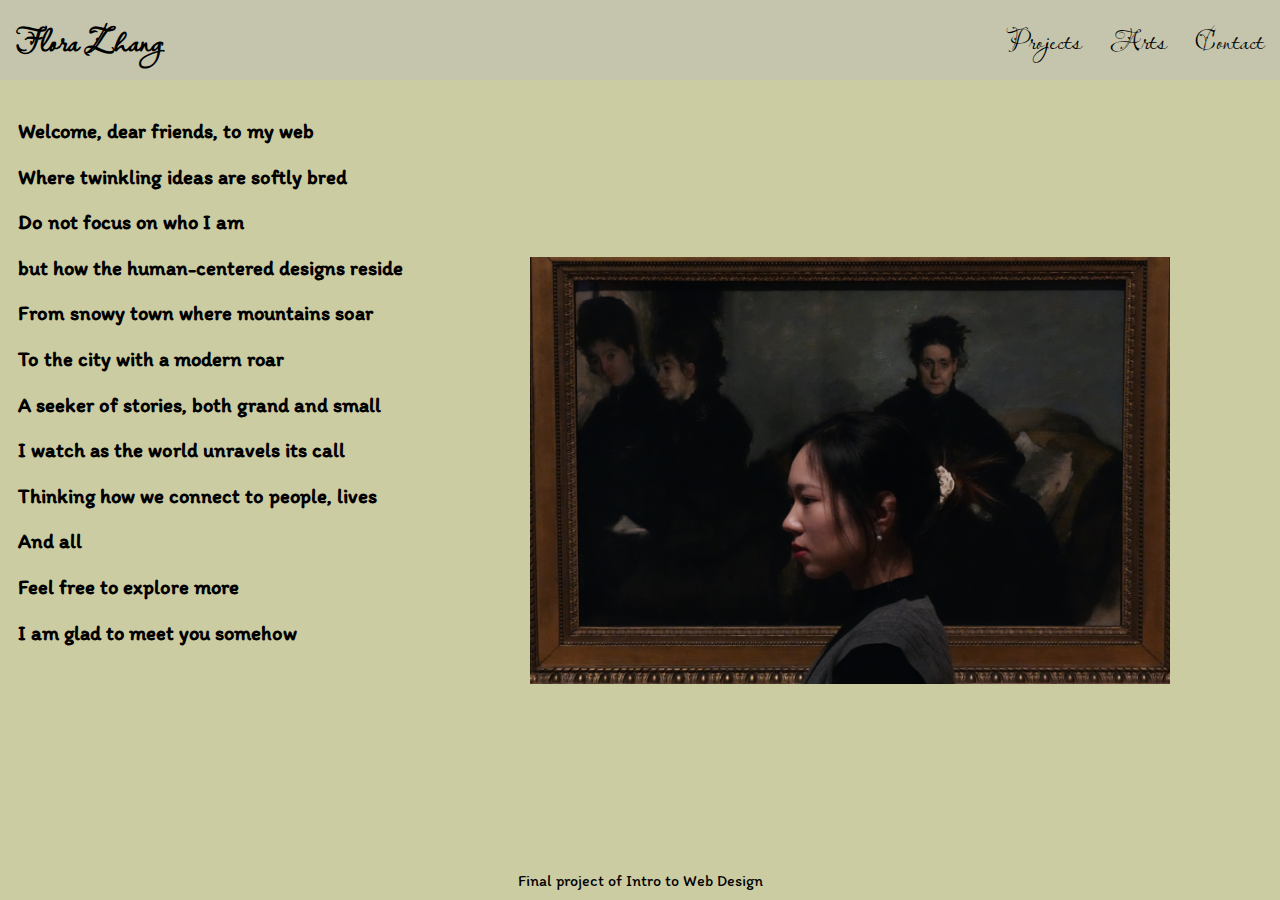
<file: index.html>
<!DOCTYPE html>
<html lang="en">

<head>
    <meta charset="UTF-8">
    <meta name="viewport" content="width=device-width, initial-scale=1.0">
    <title>Flora's portfolio</title>
    <link rel="stylesheet" href="style.css">
</head>

<body>
    <header>
        <h1><a href="index.html">Flora Zhang</a></h1>

        <nav>
            <a href="work.html">Projects</a>
            <a href="interest.html">Arts</a>
            <a href="contact.html">Contact</a>
        </nav>

        <svg class="menu" viewBox="0 0 30 30" role="button">
            <title>Navigation Menu Icon</title>
            <polygon points="10,10 20,10 15,25" fill="white" />
        </svg>
    </header>
    <main>
        <article>
            <h3>Welcome, dear friends, to my web</h3>
            <h3>Where twinkling ideas are softly bred</h3>
            <h3>Do not focus on who I am</h3>
            <h3>but how the human-centered designs reside</h3>
            <h3>From snowy town where mountains soar</h3>
            <h3>To the city with a modern roar</h3>
            <h3>A seeker of stories, both grand and small</h3>
            <h3>I watch as the world unravels its call</h3>
            <h3>Thinking how we connect to people, lives </h3>
            <h3>And all</h3>
            <h3>Feel free to explore more</h3>
            <h3>I am glad to meet you somehow</h3>
        </article>
        <img id="myself" src="background.png" alt="myself" width="360" height="240">
        <!-- <h2>“我与丹青两幻身，世间流转会成尘。但知此物非他物，莫问今人犹昔人。”</h2> -->
    </main>
    <footer>
        Final project of <a href="https://cs.nyu.edu/courses/fall24/CSCI-UA.0004-004/common-syllabus/"> Intro to Web
            Design</a>
    </footer>

    <script src="nav.js"></script>

</body>

</html>
</file>
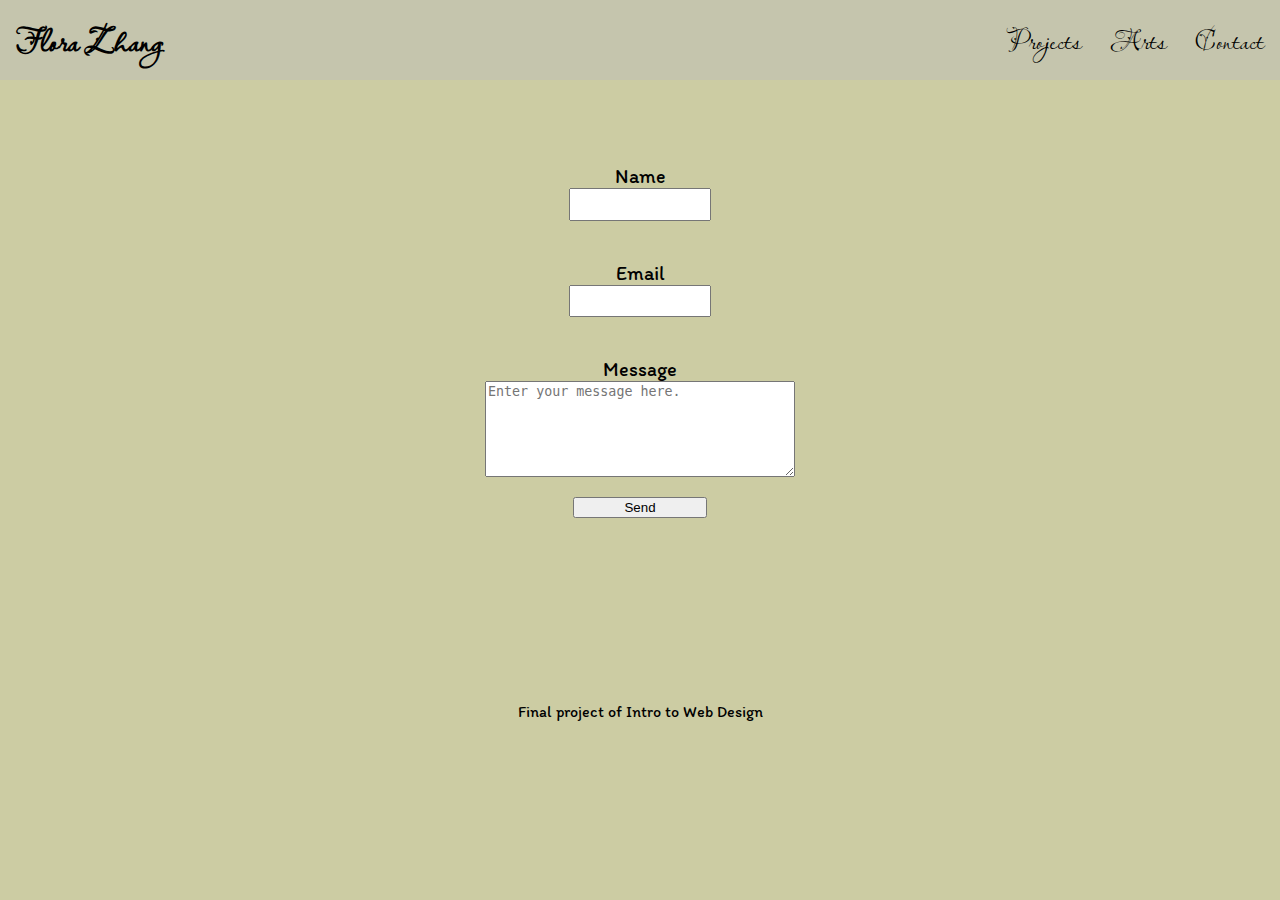
<file: contact.html>
<!DOCTYPE html>
<html lang="en">

<head>
    <meta charset="UTF-8">
    <meta name="viewport" content="width=device-width, initial-scale=1.0">
    <title>Contact</title>

    <link rel="stylesheet" href="style.css">
</head>

<body>
    <header>
        <h1><a href="index.html">Flora Zhang</a></h1>

        <nav>
            <a href="work.html">Projects</a>
            <a href="interest.html">Arts</a>
            <a href="contact.html">Contact</a>
        </nav>

        <svg class="menu" viewBox="0 0 30 30" role="button">
            <title>Navigation Menu Icon</title>
            <polygon points="10,10 20,10 15,25" fill="white" />
        </svg>

    </header>
    <form method="post" action="https://formspree.io/f/xwpkjprl">
        <div id="contact">
            <label for="">
                Name
                <input type="text" name="name" required="">
            </label>
            <label for="">
                Email
                <input type="email" name="email" required="">
            </label>
            <label for="">
                Message
                <textarea name="message" cols="36" rows="6" placeholder="Enter your message here." id=""></textarea>
            </label>

            <input type="submit" value="Send">
        </div>
    </form>
    <footer>
        Final project of <a href="https://cs.nyu.edu/courses/fall24/CSCI-UA.0004-004/common-syllabus/"> Intro to Web
            Design</a>
    </footer>
    <script src="nav.js"></script>
</body>

</html>
</file>
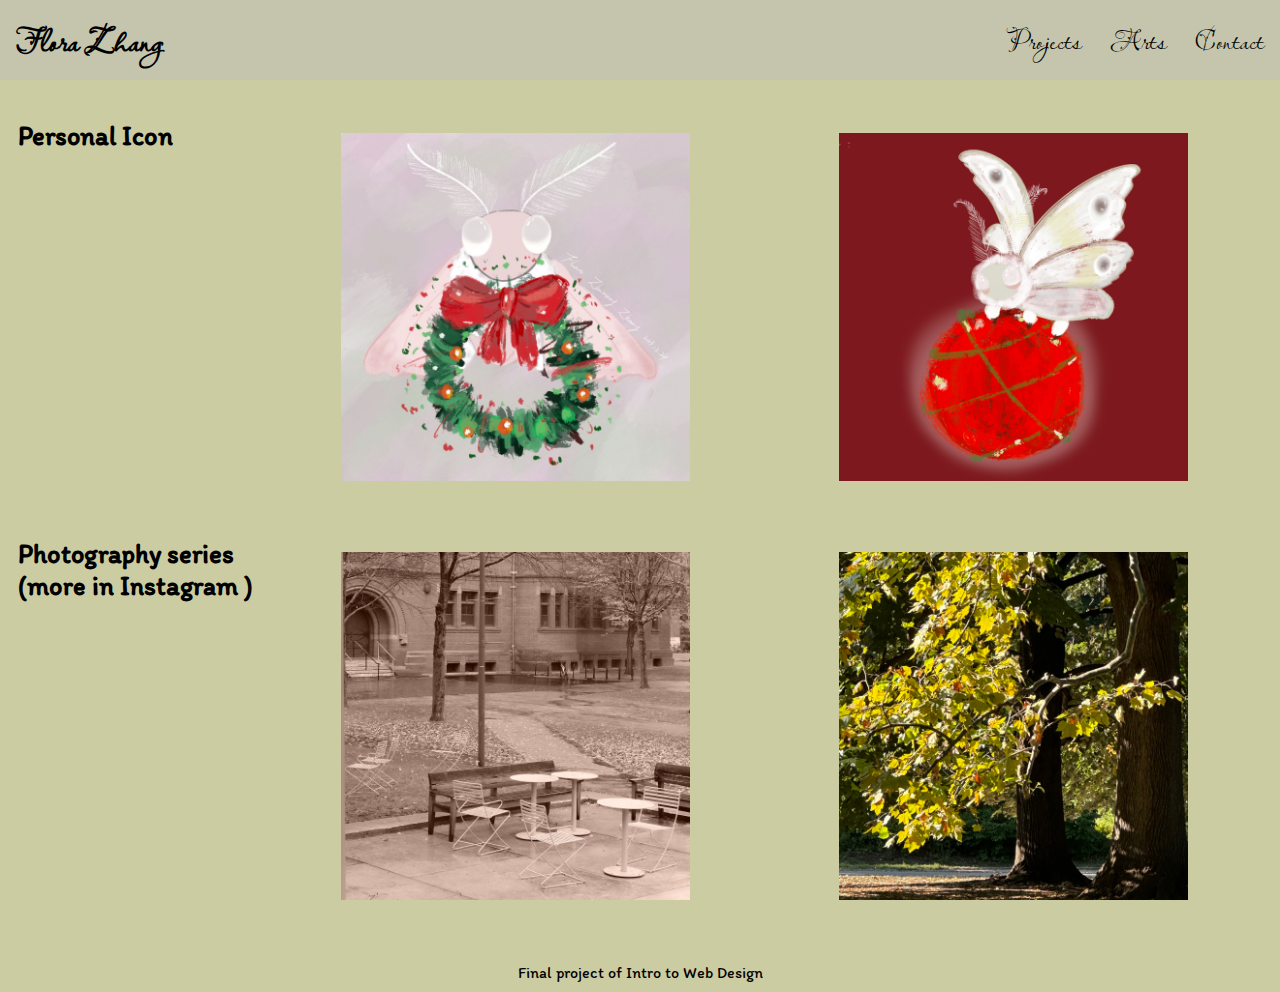
<file: interest.html>
<!DOCTYPE html>
<html lang="en">

<head>
    <meta charset="UTF-8">
    <meta name="viewport" content="width=device-width, initial-scale=1.0">
    <title>Interest&Research</title>
    <link rel="stylesheet" href="style.css">
</head>

<body>
    <header>
        <h1><a href="index.html">Flora Zhang</a></h1>

        <nav>
            <a href="work.html">Projects</a>
            <a href="interest.html">Arts</a>
            <a href="contact.html">Contact</a>
        </nav>

        <svg class="menu" viewBox="0 0 30 30" role="button">
            <title>Navigation Menu Icon</title>
            <polygon points="10,10 20,10 15,25" fill="white" />
        </svg>
    </header>

    <article>

        <section class="moth">
            <h2>Personal Icon</h2>


            <img src="arts/pink.png" alt="pink moth">
            <img src="arts/red.png" alt="red moth">
        </section>
        <section class="camera">
            <h2>Photography series (more in <a href="https://www.instagram.com/florazzmmm/"> Instagram </a>) </h2>

            <img src="arts/square.png" alt="square in Havard College">
            <img src="arts/park.png" alt="Central park">
        </section>
    </article>

    <footer>
        Final project of <a href="https://cs.nyu.edu/courses/fall24/CSCI-UA.0004-004/common-syllabus/"> Intro to Web
            Design</a>
    </footer>
    <script src="nav.js"></script>
</body>

</html>
</file>
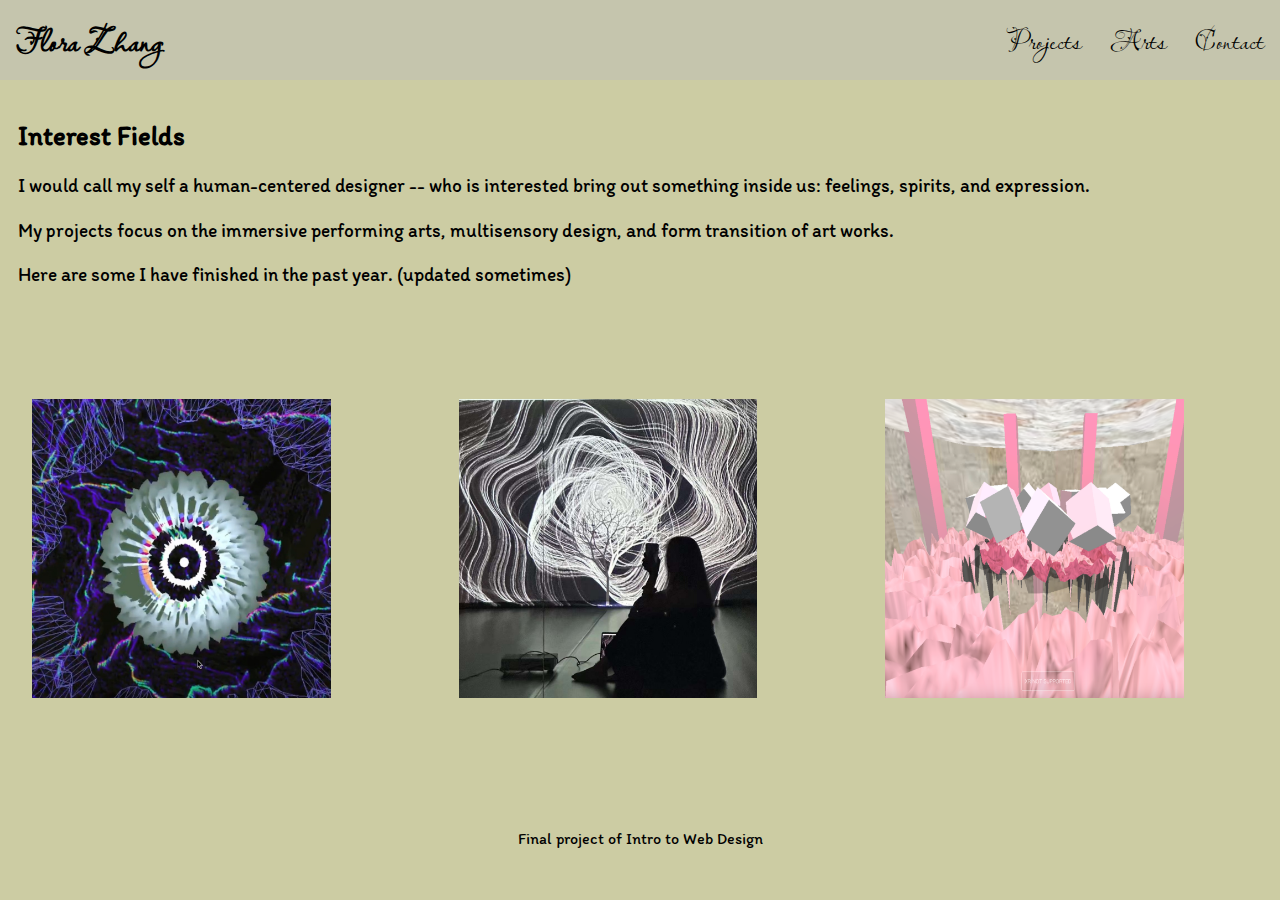
<file: work.html>
<!DOCTYPE html>
<html lang="en">

<head>
    <meta charset="UTF-8">
    <meta name="viewport" content="width=device-width, initial-scale=1.0">
    <title>Work</title>
    <link rel="stylesheet" href="style.css">
</head>

<body>
    <header>
        <h1><a href="index.html">Flora Zhang</a></h1>

        <nav>
            <a href="work.html">Projects</a>
            <a href="interest.html">Arts</a>
            <a href="contact.html">Contact</a>
        </nav>

        <svg class="menu" viewBox="0 0 30 30" role="button">
            <title>Navigation Menu Icon</title>
            <polygon points="10,10 20,10 15,25" fill="white" />
        </svg>
    </header>

    <article>
        <h2>Interest Fields</h2>
        <p>I would call my self a human-centered designer -- who is interested bring out something inside us:
            feelings,
            spirits, and expression.</p>
        <p>My projects focus on the immersive performing arts, multisensory design, and form transition of art
            works.

        </p>
        <p>Here are some I have finished in the past year. (updated sometimes)</p>
    </article>

    <section class="project">
        <a href="https://wp.nyu.edu/florazhang/2023/12/10/wp2ws-project-c-my-virtual-world/"><img src="project/iris.jpg"
                srcset="projects/iris.png 1080w project/iris720.png 720w" sizes="(min-width: 45em) 25vw, 50vw"
                alt="iris music"></a>

        <a href="https://wp.nyu.edu/florazhang/2023/10/29/project-b-virtual-environment/"><img src="project/tree.png"
                srcset="projects/tree.png 1080w project/tree720.png 720w" sizes="(min-width: 45em) 25vw, 50vw"
                alt="interactive dance background"></a>

        <a href="https://wp.nyu.edu/florazhang/2023/05/14/noc-project-b-final-project/"><img src="project/vr.png"
                srcset="projects/vr.png 1080w project/vr720.png 720w" sizes="(min-width: 45em) 25vw, 50vw"
                alt="Virtual Reality design"></a>

    </section>
    <footer>
        Final project of <a href="https://cs.nyu.edu/courses/fall24/CSCI-UA.0004-004/common-syllabus/"> Intro to Web
            Design</a>
    </footer>
    <script src="nav.js"></script>

</body>

</html>
</file>
<file: style.css>
@font-face {
    font-family: "Itim";
    src: url("fonts/Itim/Itim-Regular.ttf")
}

@font-face {
    font-family: "Fancy";
    src: url("fonts/Lavishly_Yours/LavishlyYours-Regular.ttf");
}

html,
body {
    margin: 0;
    padding: 0;
    height: 100%;
}

body {
    background-color: rgb(0, 0, 0, 0.9);
    margin: 0;
    display: flex;
    flex-direction: column;
    min-height: 100%;
}

main {
    flex: 1;
    display: flex;
    flex-direction: column-reverse;
    justify-content: space-around;
}

img {
    padding: 2em;
    margin: auto;
    width: 70%;
    height: auto;
}


h1,
h2,
h3,
footer,
footer>a,
article,
label {
    color: rgb(235, 228, 228);
    text-decoration: none;
    font-family: "Itim";
}

h1 {
    margin: 0;
    font-family: 'Fancy';
    font-size: 2.2em;
}

nav {
    font-family: "Fancy";
    font-size: 1.8em;
    line-height: 1.7em;

}

article {
    text-align: center;
    margin: 1em;
    font-size: 1.1em;
}

p {
    font-family: "Itim";
    font-weight: lighter;
    font-size: 1.1em;
    line-height: 1.3em;
    margin-top: 0.5em;
}

h1>a:link,
h1>a:visited {
    color: var(--accent-color);
    text-decoration: none;
}


h2>a:link {
    color: var(--accent-color);
    text-decoration: none;
}

header {
    background-color: black;
    height: 3em;
    position: sticky;
    top: 0;
}

svg.menu {
    position: absolute;
    width: 2.5em;
    height: 2.5em;
    top: 1em;
    right: 1em;
}

svg.menu:hover {
    cursor: pointer;
}

nav {
    display: none;
    flex-direction: column;
}

nav>a {
    color: white;
    text-decoration: none;
}

nav>a:hover {
    color: grey
}

/* class styles  applied with JS */
nav.expand {
    visibility: visible;
    display: flex;
}

header.expand {
    height: 12em;
}




footer {
    margin: auto;
    width: 50%;
    text-align: center;
    padding: 10px;

}

footer>a:hover {
    color: lightgray;
}



/* contact  */

header {
    padding: 1em;
}

label {

    display: flex;
    flex-direction: column;

    align-items: center;

    padding: 1em;
    font-size: 20px;
}

input {
    width: 10em;
    height: 2em;
}

#contact {
    display: flex;
    flex-direction: column;
    justify-content: space-between;
    margin: auto;
    margin-top: 5%;
    width: 50%;
    height: 50%;

}

input {
    margin: auto;
}




.project {
    display: flex;
    flex-direction: column;
    width: 80%;
    height: auto;
    margin-left: 15%;
}

.project>a:hover {
    opacity: 0.8;
}

.moth,
.camera {
    display: flex;
    flex-direction: column;
}





@media (min-width: 45em) {



    header {
        display: flex;
        justify-content: space-between;
        align-items: center;
    }

    nav {
        display: flex;
        flex-direction: row;
        opacity: 1;
        transition: opacity 800ms;
    }


    main {
        display: flex;
        flex-direction: row;
        justify-content: space-around;
    }

    #myself {
        width: 50%;
        height: auto;
    }


    article {
        scroll-margin-top: 4.5em;
        text-align: left;
    }

    header.expand {
        height: 2.5em;
    }

    svg.menu {
        display: none;
    }

    nav>a {
        margin-left: 1em;
    }

    header.toggle {
        height: 2.5em;
    }

    section {
        display: flex;
        flex-direction: row;
    }

    .project {
        width: 100%;
        margin: auto;
        display: flex;
        flex-direction: row;
    }


    .moth,
    .camera {
        display: grid;
        grid-template-columns: 1fr 2fr 2fr;

    }

}

@media only screen and (prefers-color-scheme:light) {
    body {
        background-color: rgb(204, 204, 163);
    }

    header {
        background-color: rgb(197, 197, 173);
    }


    h1,
    h2,
    h3,
    nav>a,
    article,
    footer,
    footer>a,
    label,
    input {
        color: black;
        text-decoration: none;
    }

    h1>a:hover,
    h2>a:hover,
    nav>a:hover,
    footer>a:hover {
        color: antiquewhite;
    }

    h2>a {
        color: rgb(133, 127, 127);
    }




}
</file>
